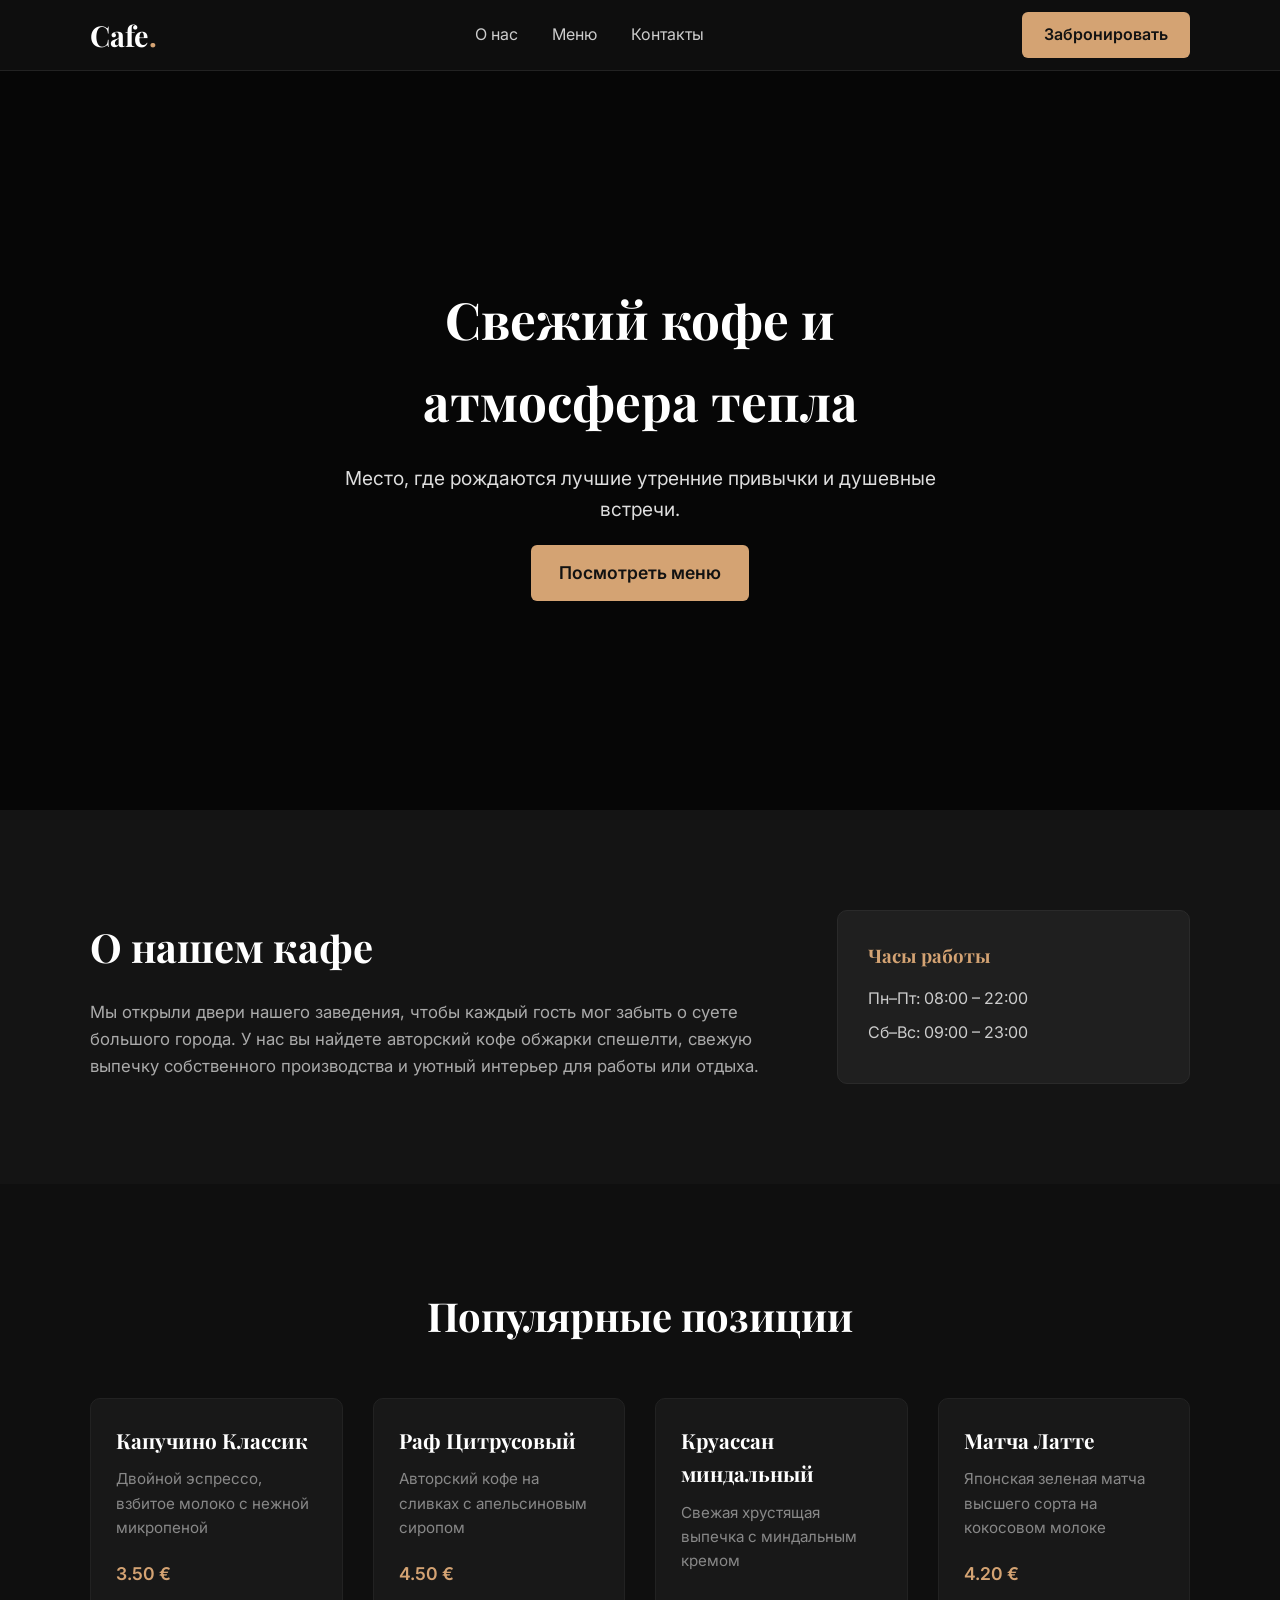
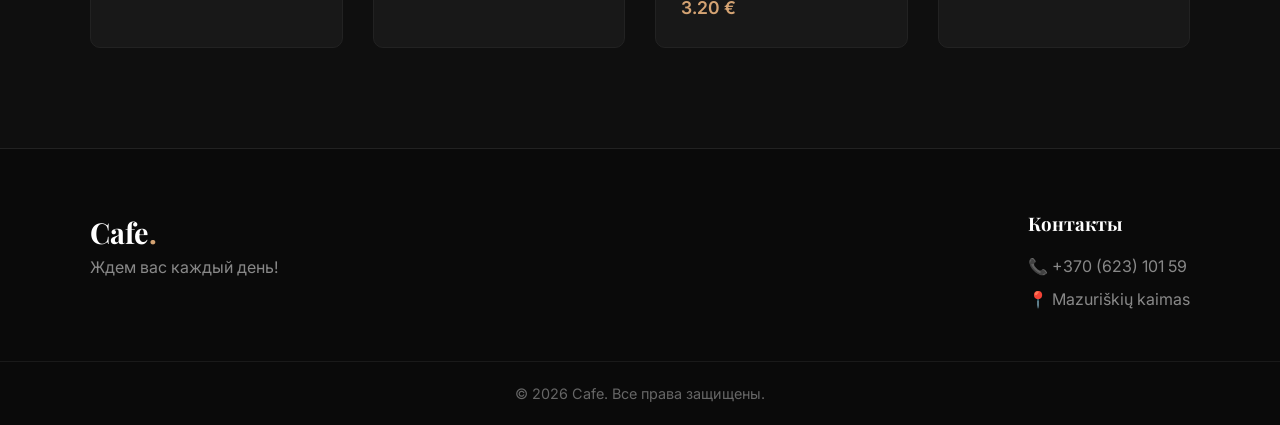
<file: index.html>
<!DOCTYPE html>
<html lang="ru">
<head>
    <meta charset="UTF-8">
    <meta name="viewport" content="width=device-width, initial-scale=1.0">
    <title>Cafe — Уютное место для вас</title>
    <link rel="stylesheet" href="style.css">
    <link href="https://fonts.googleapis.com/css2?family=Playfair+Display:wght@600;700&family=Inter:wght@400;500;600&display=swap" rel="stylesheet">
</head>
<body>

    <!-- Шапка сайта -->
    <header class="header">
        <div class="container nav-container">
            <a href="#" class="logo">Cafe<span>.</span></a>
            <nav class="nav">
                <a href="#about">О нас</a>
                <a href="#menu">Меню</a>
                <a href="#contacts">Контакты</a>
            </nav>
            <a href="#menu" class="btn-primary">Забронировать</a>
        </div>
    </header>

    <!-- Главный экран (Hero) -->
    <section class="hero">
        <div class="container hero-content">
            <h1>Свежий кофе и атмосфера тепла</h1>
            <p>Место, где рождаются лучшие утренние привычки и душевные встречи.</p>
            <a href="#menu" class="btn-primary btn-large">Посмотреть меню</a>
        </div>
    </section>

    <!-- О нас -->
    <section id="about" class="about">
        <div class="container about-grid">
            <div class="about-text">
                <h2>О нашем кафе</h2>
                <p>Мы открыли двери нашего заведения, чтобы каждый гость мог забыть о суете большого города. У нас вы найдете авторский кофе обжарки спешелти, свежую выпечку собственного производства и уютный интерьер для работы или отдыха.</p>
            </div>
            <div class="about-card">
                <h3>Часы работы</h3>
                <p>Пн–Пт: 08:00 – 22:00</p>
                <p>Сб–Вс: 09:00 – 23:00</p>
            </div>
        </div>
    </section>

    <!-- Меню -->
    <section id="menu" class="menu">
        <div class="container">
            <h2>Популярные позиции</h2>
            <div class="menu-grid">
                <div class="menu-item">
                    <h3>Капучино Классик</h3>
                    <p>Двойной эспрессо, взбитое молоко с нежной микропеной</p>
                    <span class="price">3.50 €</span>
                </div>
                <div class="menu-item">
                    <h3>Раф Цитрусовый</h3>
                    <p>Авторский кофе на сливках с апельсиновым сиропом</p>
                    <span class="price">4.50 €</span>
                </div>
                <div class="menu-item">
                    <h3>Круассан миндальный</h3>
                    <p>Свежая хрустящая выпечка с миндальным кремом</p>
                    <span class="price">3.20 €</span>
                </div>
                <div class="menu-item">
                    <h3>Матча Латте</h3>
                    <p>Японская зеленая матча высшего сорта на кокосовом молоке</p>
                    <span class="price">4.20 €</span>
                </div>
            </div>
        </div>
    </section>

    <!-- Подвал / Контакты -->
    <footer id="contacts" class="footer">
        <div class="container footer-content">
            <div class="footer-col">
                <a href="#" class="logo">Cafe<span>.</span></a>
                <p>Ждем вас каждый день!</p>
            </div>
            <div class="footer-col">
                <h3>Контакты</h3>
                <p>📞 +370 (623) 101 59</p>
                <p>📍 Mazuriškių kaimas</p>
            </div>
        </div>
        <div class="footer-bottom">
            <p>&copy; 2026 Cafe. Все права защищены.</p>
        </div>
    </footer>

</body>
</html>
</file>
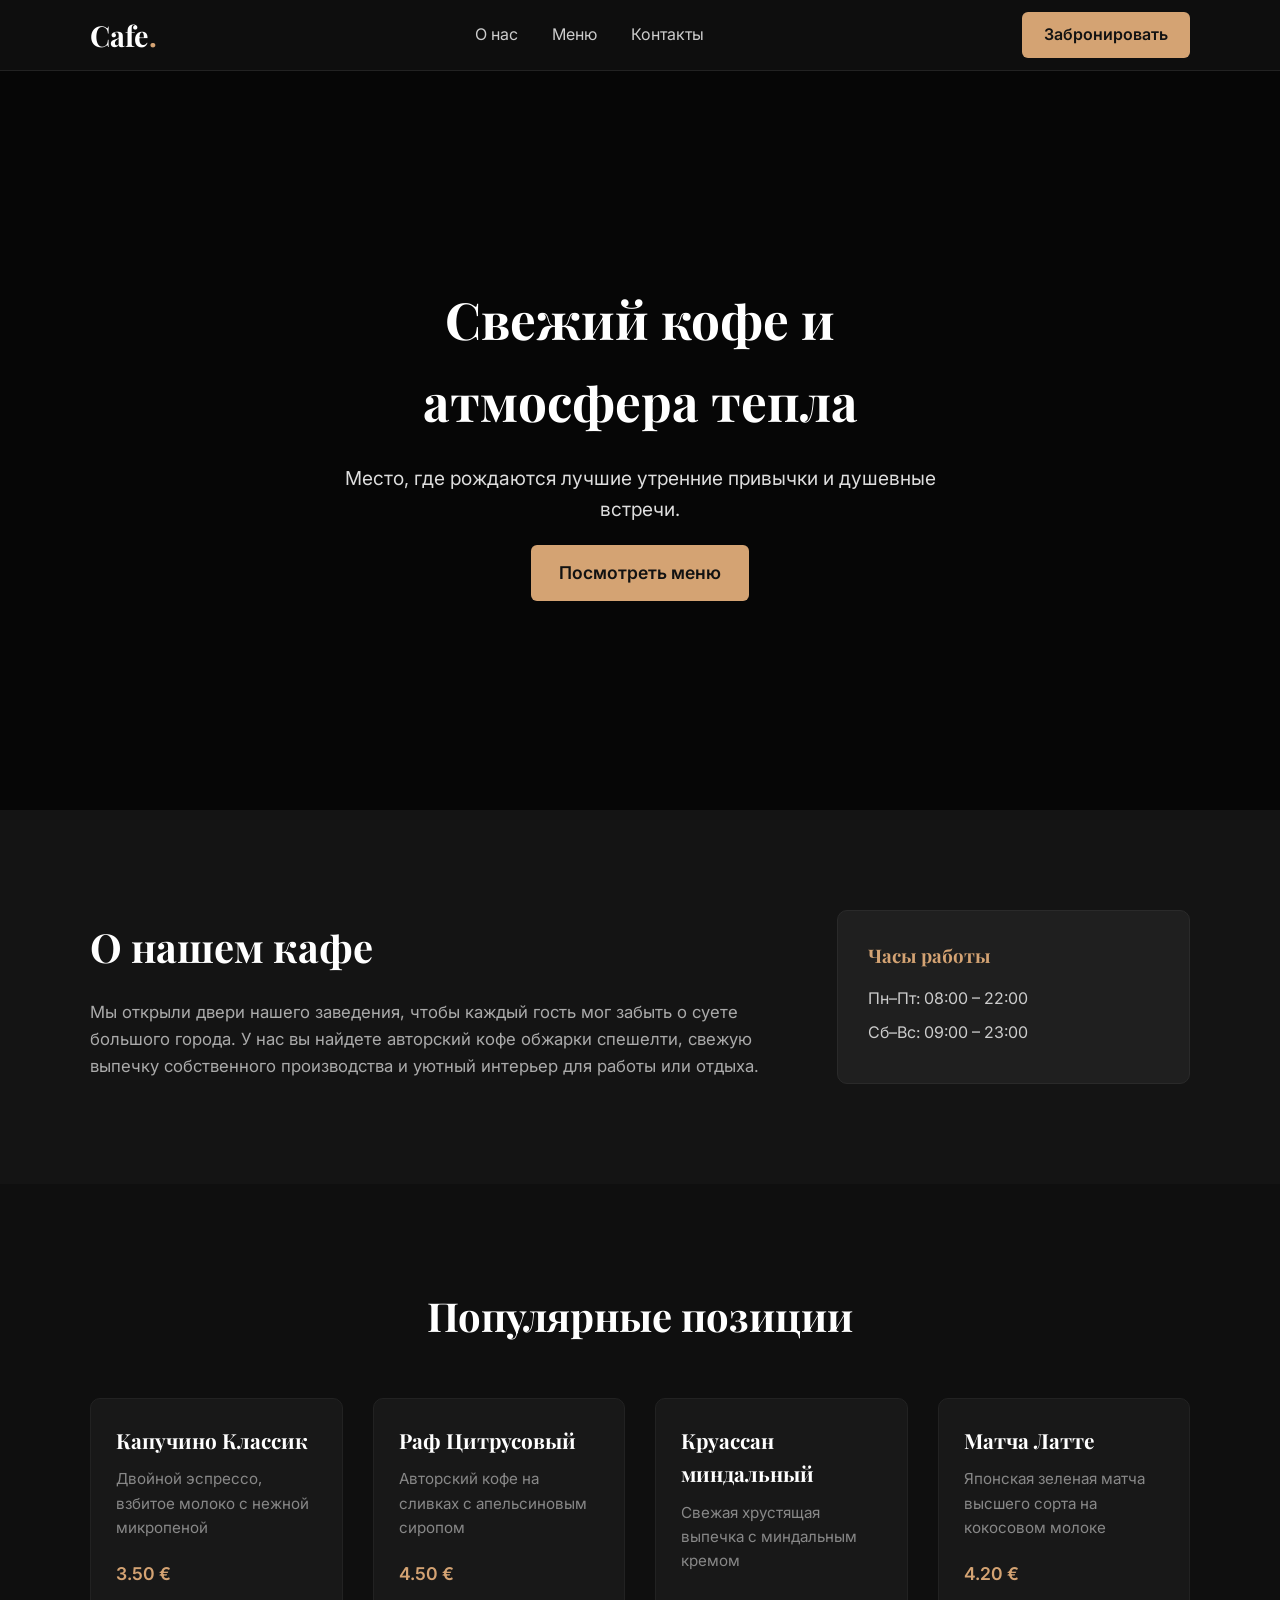
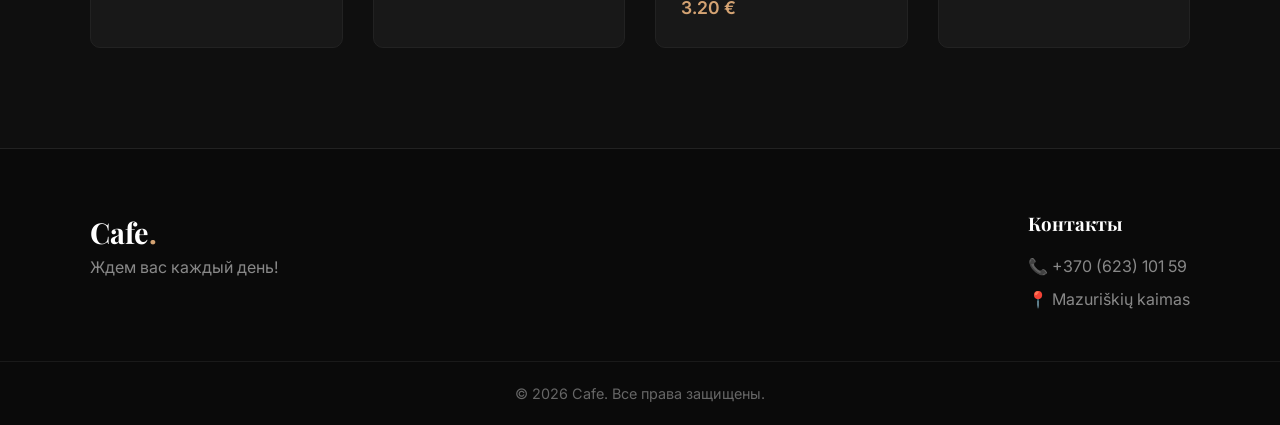
<file: index.html.html>
<!DOCTYPE html>
<html lang="ru">
<head>
    <meta charset="UTF-8">
    <meta name="viewport" content="width=device-width, initial-scale=1.0">
    <title>Cafe — Уютное место для вас</title>
    <link rel="stylesheet" href="style.css">
    <link href="https://fonts.googleapis.com/css2?family=Playfair+Display:wght@600;700&family=Inter:wght@400;500;600&display=swap" rel="stylesheet">
</head>
<body>

    <!-- Шапка сайта -->
    <header class="header">
        <div class="container nav-container">
            <a href="#" class="logo">Cafe<span>.</span></a>
            <nav class="nav">
                <a href="#about">О нас</a>
                <a href="#menu">Меню</a>
                <a href="#contacts">Контакты</a>
            </nav>
            <a href="#menu" class="btn-primary">Забронировать</a>
        </div>
    </header>

    <!-- Главный экран (Hero) -->
    <section class="hero">
        <div class="container hero-content">
            <h1>Свежий кофе и атмосфера тепла</h1>
            <p>Место, где рождаются лучшие утренние привычки и душевные встречи.</p>
            <a href="#menu" class="btn-primary btn-large">Посмотреть меню</a>
        </div>
    </section>

    <!-- О нас -->
    <section id="about" class="about">
        <div class="container about-grid">
            <div class="about-text">
                <h2>О нашем кафе</h2>
                <p>Мы открыли двери нашего заведения, чтобы каждый гость мог забыть о суете большого города. У нас вы найдете авторский кофе обжарки спешелти, свежую выпечку собственного производства и уютный интерьер для работы или отдыха.</p>
            </div>
            <div class="about-card">
                <h3>Часы работы</h3>
                <p>Пн–Пт: 08:00 – 22:00</p>
                <p>Сб–Вс: 09:00 – 23:00</p>
            </div>
        </div>
    </section>

    <!-- Меню -->
    <section id="menu" class="menu">
        <div class="container">
            <h2>Популярные позиции</h2>
            <div class="menu-grid">
                <div class="menu-item">
                    <h3>Капучино Классик</h3>
                    <p>Двойной эспрессо, взбитое молоко с нежной микропеной</p>
                    <span class="price">3.50 €</span>
                </div>
                <div class="menu-item">
                    <h3>Раф Цитрусовый</h3>
                    <p>Авторский кофе на сливках с апельсиновым сиропом</p>
                    <span class="price">4.50 €</span>
                </div>
                <div class="menu-item">
                    <h3>Круассан миндальный</h3>
                    <p>Свежая хрустящая выпечка с миндальным кремом</p>
                    <span class="price">3.20 €</span>
                </div>
                <div class="menu-item">
                    <h3>Матча Латте</h3>
                    <p>Японская зеленая матча высшего сорта на кокосовом молоке</p>
                    <span class="price">4.20 €</span>
                </div>
            </div>
        </div>
    </section>

    <!-- Подвал / Контакты -->
    <footer id="contacts" class="footer">
        <div class="container footer-content">
            <div class="footer-col">
                <a href="#" class="logo">Cafe<span>.</span></a>
                <p>Ждем вас каждый день!</p>
            </div>
            <div class="footer-col">
                <h3>Контакты</h3>
                <p>📞 +370 (623) 101 59</p>
                <p>📍 Mazuriškių kaimas</p>
            </div>
        </div>
        <div class="footer-bottom">
            <p>&copy; 2026 Cafe. Все права защищены.</p>
        </div>
    </footer>

</body>
</html>
</file>
<file: style.css>
/* Базовые настройки */
* {
    margin: 0;
    padding: 0;
    box-sizing: border-box;
}

body {
    font-family: 'Inter', sans-serif;
    background-color: #0f0f0f;
    color: #f1f1f1;
    line-height: 1.6;
}

h1, h2, h3 {
    font-family: 'Playfair Display', serif;
}

.container {
    max-width: 1140px;
    margin: 0 auto;
    padding: 0 20px;
}

/* Кнопки */
.btn-primary {
    background-color: #d4a373;
    color: #121212;
    padding: 10px 22px;
    border-radius: 6px;
    text-decoration: none;
    font-weight: 600;
    transition: background 0.2s;
}

.btn-primary:hover {
    background-color: #faedcd;
}

.btn-large {
    display: inline-block;
    padding: 14px 28px;
    font-size: 1.1rem;
    margin-top: 20px;
}

/* Шапка */
.header {
    background: rgba(15, 15, 15, 0.95);
    position: fixed;
    width: 100%;
    top: 0;
    left: 0;
    z-index: 100;
    border-bottom: 1px solid #222;
}

.nav-container {
    display: flex;
    justify-content: space-between;
    align-items: center;
    height: 70px;
}

.logo {
    font-family: 'Playfair Display', serif;
    font-size: 1.8rem;
    font-weight: 700;
    color: #fff;
    text-decoration: none;
}

.logo span {
    color: #d4a373;
}

.nav a {
    color: #ccc;
    text-decoration: none;
    margin: 0 15px;
    transition: color 0.2s;
}

.nav a:hover {
    color: #d4a373;
}

/* Главный экран */
.hero {
    height: 90vh;
    background: linear-gradient(rgba(0,0,0,0.6), rgba(0,0,0,0.6)), url('https://images.unsplash.com/photo-1501339847302-ac426a4a7cbb?auto=format&fit=crop&w=1920&q=80') center/cover no-repeat;
    display: flex;
    align-items: center;
    text-align: center;
    padding-top: 70px;
}

.hero-content {
    max-width: 700px;
}

.hero h1 {
    font-size: 3.2rem;
    margin-bottom: 20px;
    color: #fff;
}

.hero p {
    font-size: 1.2rem;
    color: #ddd;
}

/* О нас */
.about {
    padding: 100px 0;
    background-color: #141414;
}

.about-grid {
    display: grid;
    grid-template-columns: 2fr 1fr;
    gap: 40px;
    align-items: center;
}

.about-text h2 {
    font-size: 2.5rem;
    margin-bottom: 20px;
    color: #fff;
}

.about-text p {
    color: #aaa;
    font-size: 1.05rem;
}

.about-card {
    background: #1f1f1f;
    padding: 30px;
    border-radius: 10px;
    border: 1px solid #2a2a2a;
}

.about-card h3 {
    margin-bottom: 15px;
    color: #d4a373;
}

.about-card p {
    color: #ccc;
    margin-bottom: 8px;
}

/* Меню */
.menu {
    padding: 100px 0;
}

.menu h2 {
    text-align: center;
    font-size: 2.5rem;
    margin-bottom: 50px;
    color: #fff;
}

.menu-grid {
    display: grid;
    grid-template-columns: repeat(auto-fit, minmax(250px, 1fr));
    gap: 30px;
}

.menu-item {
    background: #181818;
    padding: 25px;
    border-radius: 10px;
    border: 1px solid #222;
    transition: transform 0.2s;
}

.menu-item:hover {
    transform: translateY(-5px);
    border-color: #d4a373;
}

.menu-item h3 {
    font-size: 1.3rem;
    margin-bottom: 10px;
    color: #fff;
}

.menu-item p {
    color: #888;
    font-size: 0.95rem;
    margin-bottom: 20px;
}

.price {
    font-weight: 600;
    color: #d4a373;
    font-size: 1.1rem;
}

/* Подвал */
.footer {
    background-color: #0a0a0a;
    padding: 60px 0 20px;
    border-top: 1px solid #222;
}

.footer-content {
    display: flex;
    justify-content: space-between;
    margin-bottom: 40px;
}

.footer-col h3 {
    margin-bottom: 15px;
    color: #fff;
}

.footer-col p {
    color: #888;
    margin-bottom: 8px;
}

.footer-bottom {
    text-align: center;
    border-top: 1px solid #1a1a1a;
    padding-top: 20px;
    color: #666;
    font-size: 0.9rem;
}

/* Адаптив для телефонов */
@media (max-width: 768px) {
    .about-grid {
        grid-template-columns: 1fr;
    }
    .hero h1 {
        font-size: 2.3rem;
    }
    .nav {
        display: none; /* Скроем меню для простоты на мобилках */
    }
    .footer-content {
        flex-direction: column;
        gap: 30px;
    }
}
</file>
